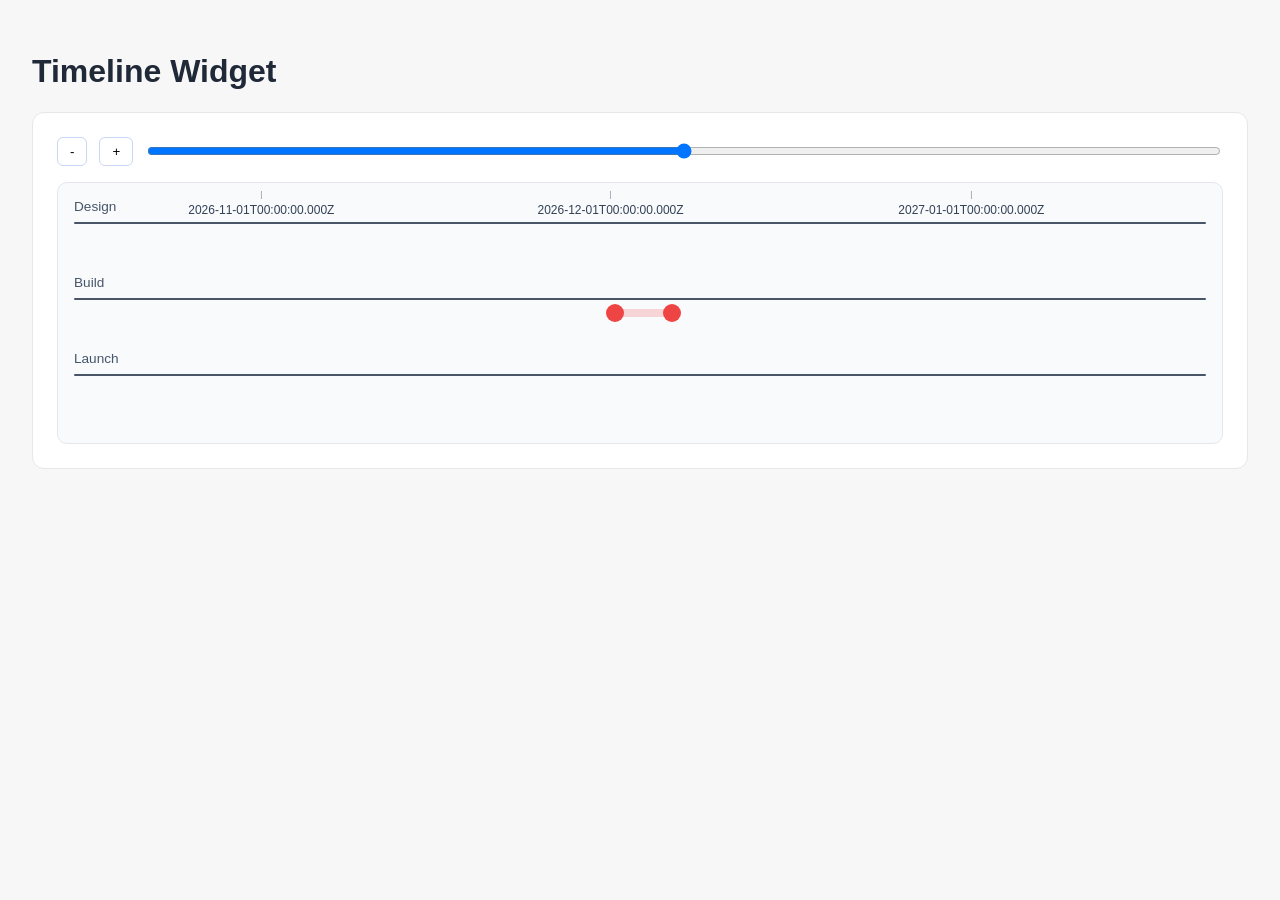
<file: index.html>
<!doctype html>
<html lang="en">
  <head>
    <meta charset="UTF-8" />
    <meta name="viewport" content="width=device-width, initial-scale=1.0" />
    <title>Timeline Widget Demo</title>
    <link rel="stylesheet" href="timeline.css" />
  </head>
  <body>
    <main class="demo">
      <h1>Timeline Widget</h1>
      <div id="timeline" class="timeline-host"></div>
    </main>

    <script type="module">
      import { TimelineWidget } from "./timeline.js";

      const timeline = new TimelineWidget(document.getElementById("timeline"), {
        orientation: "horizontal",
        enableAutoSplits: true,
        splitThresholdMs: 1000 * 60 * 60 * 24 * 14,
        tracks: [
          { id: "track-1", label: "Design" },
          { id: "track-2", label: "Build" },
          { id: "track-3", label: "Launch" }
        ],
        rangeSelection: true,
        defaultIcon: "●"
      });

      timeline.setEvents([
        {
          id: "evt-1",
          title: "Kickoff",
          time: new Date("2024-01-01").getTime(),
          trackId: "track-1"
        },
        {
          id: "evt-2",
          title: "Research Sprint",
          start: new Date("2024-01-02").getTime(),
          end: new Date("2024-01-12").getTime(),
          trackId: "track-1"
        },
        {
          id: "evt-3",
          title: "Prototype",
          time: new Date("2024-02-05").getTime(),
          trackId: "track-2",
          icon: "◆"
        },
        {
          id: "evt-4",
          title: "Beta",
          start: new Date("2024-02-10").getTime(),
          end: new Date("2024-03-01").getTime(),
          trackId: "track-2"
        },
        {
          id: "evt-5",
          title: "Launch",
          time: new Date("2024-04-10").getTime(),
          trackId: "track-3"
        }
      ]);

      timeline.on("select", (event) => {
        console.log("Selected", event);
      });

      timeline.on("zoom", (zoom) => {
        console.log("Zoom", zoom);
      });

      timeline.on("move", (centerTime) => {
        console.log("Center time", new Date(centerTime));
      });
    </script>
  </body>
</html>
</file>
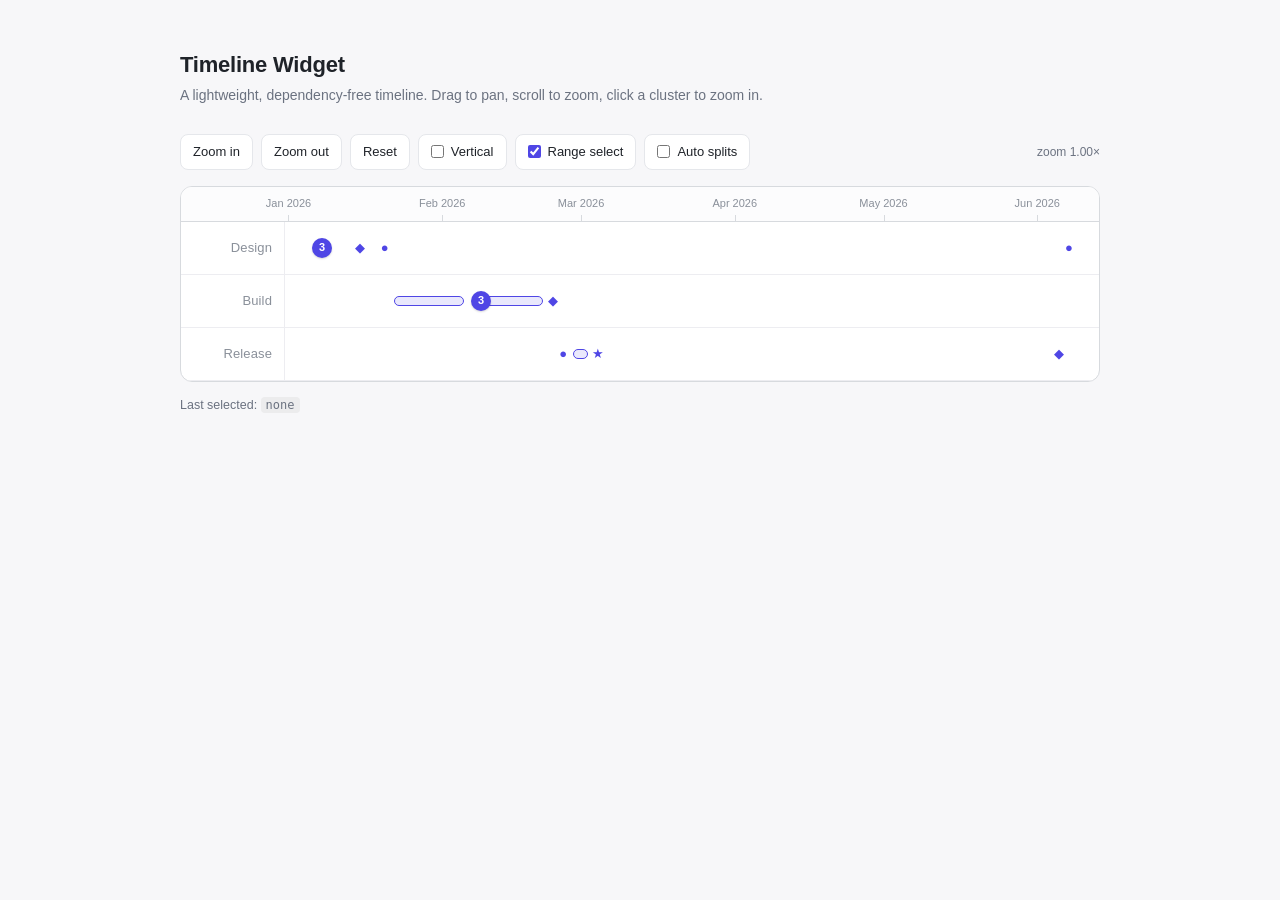
<file: v2/index.html>
<!DOCTYPE html>
<html lang="en">
<head>
  <meta charset="UTF-8" />
  <meta name="viewport" content="width=device-width, initial-scale=1.0" />
  <title>Timeline Widget v2 — Demo</title>
  <link rel="stylesheet" href="timeline.css" />
  <style>
    :root {
      --ink: #1f2329;
      --muted: #6b7280;
      --line: #e5e7eb;
      --accent: #4f46e5;
      --bg: #f7f7f9;
    }
    * { box-sizing: border-box; }
    body {
      margin: 0;
      padding: 48px 24px;
      background: var(--bg);
      color: var(--ink);
      font-family: -apple-system, BlinkMacSystemFont, "Segoe UI", Roboto, Helvetica, Arial, sans-serif;
      line-height: 1.5;
    }
    main { max-width: 920px; margin: 0 auto; }
    h1 { font-size: 22px; font-weight: 650; margin: 0 0 4px; letter-spacing: -0.01em; }
    p.lede { margin: 0 0 28px; color: var(--muted); font-size: 14px; }
    .toolbar {
      display: flex;
      flex-wrap: wrap;
      gap: 8px;
      align-items: center;
      margin-bottom: 16px;
    }
    button, .toggle {
      font: inherit;
      font-size: 13px;
      border: 1px solid var(--line);
      background: #fff;
      color: var(--ink);
      border-radius: 8px;
      padding: 7px 12px;
      cursor: pointer;
      transition: border-color 0.12s ease, background 0.12s ease;
    }
    button:hover, .toggle:hover { border-color: #c7cad0; }
    .toggle { display: inline-flex; align-items: center; gap: 7px; user-select: none; }
    .toggle input { accent-color: var(--accent); margin: 0; }
    .sep { flex: 1; }
    .readout {
      font-size: 12px;
      color: var(--muted);
      font-variant-numeric: tabular-nums;
    }
    #timeline { margin-top: 4px; }
    .hint { margin-top: 14px; font-size: 12.5px; color: var(--muted); }
    code { background: #ececed; padding: 1px 5px; border-radius: 4px; font-size: 12px; }
  </style>
</head>
<body>
  <main>
    <h1>Timeline Widget</h1>
    <p class="lede">A lightweight, dependency-free timeline. Drag to pan, scroll to zoom, click a cluster to zoom in.</p>

    <div class="toolbar">
      <button id="zoom-in">Zoom in</button>
      <button id="zoom-out">Zoom out</button>
      <button id="reset">Reset</button>
      <label class="toggle"><input type="checkbox" id="vertical" /> Vertical</label>
      <label class="toggle"><input type="checkbox" id="range" checked /> Range select</label>
      <label class="toggle"><input type="checkbox" id="splits" /> Auto splits</label>
      <span class="sep"></span>
      <span class="readout" id="readout"></span>
    </div>

    <div id="timeline"></div>

    <p class="hint">Last selected: <code id="selected">none</code></p>
  </main>

  <script type="module">
    import { TimelineWidget } from "./timeline.js";

    const DAY = 86400000;
    const base = new Date(2026, 0, 6, 9, 0, 0).getTime(); // Jan 6 2026

    const tracks = [
      { id: "design", label: "Design" },
      { id: "build", label: "Build" },
      { id: "release", label: "Release" },
    ];

    // A mix of point events (some tightly clustered) and ranges, plus a long
    // gap before the final cluster so "Auto splits" has something to do.
    const events = [
      { id: "d1", title: "Kickoff", time: base, trackId: "design", icon: "★" },
      { id: "d2", title: "Research", time: base + DAY * 2, trackId: "design" },
      { id: "d3", title: "Wireframes", time: base + DAY * 2 + 3600000 * 5, trackId: "design" },
      { id: "d4", title: "Design review", time: base + DAY * 9, trackId: "design", icon: "◆" },
      { id: "d5", title: "Spec ready", time: base + DAY * 14, trackId: "design" },

      { id: "b1", title: "Sprint 1", start: base + DAY * 16, end: base + DAY * 30, trackId: "build" },
      { id: "b2", title: "Sprint 2", start: base + DAY * 32, end: base + DAY * 46, trackId: "build" },
      { id: "b3", title: "Bugfix", time: base + DAY * 33, trackId: "build" },
      { id: "b4", title: "Bugfix", time: base + DAY * 33 + 3600000 * 8, trackId: "build" },
      { id: "b5", title: "Bugfix", time: base + DAY * 34, trackId: "build" },
      { id: "b6", title: "Code freeze", time: base + DAY * 48, trackId: "build", icon: "◆" },

      { id: "r1", title: "Beta", time: base + DAY * 50, trackId: "release" },
      { id: "r2", title: "RC build", start: base + DAY * 52, end: base + DAY * 55, trackId: "release" },
      { id: "r3", title: "Launch", time: base + DAY * 57, trackId: "release", icon: "★" },

      // Long gap, then a retrospective months later.
      { id: "x1", title: "Retro", time: base + DAY * 150, trackId: "release", icon: "◆" },
      { id: "x2", title: "v1.1 planning", time: base + DAY * 152, trackId: "design" },
    ];

    const readout = document.getElementById("readout");
    const selected = document.getElementById("selected");

    let timeline;

    function build() {
      if (timeline) timeline.destroy();
      timeline = new TimelineWidget(document.getElementById("timeline"), {
        orientation: document.getElementById("vertical").checked ? "vertical" : "horizontal",
        rangeSelection: document.getElementById("range").checked,
        enableAutoSplits: document.getElementById("splits").checked,
        tracks,
        defaultIcon: "●",
      });
      timeline.setEvents(events);
      timeline.on("zoom", (z) => updateReadout(z));
      timeline.on("select", (e) => { selected.textContent = e.title || e.id; });
      updateReadout(timeline.zoom);
    }

    function updateReadout(z) {
      readout.textContent = `zoom ${z.toFixed(2)}×`;
    }

    document.getElementById("zoom-in").onclick = () => timeline.setZoom(timeline.zoom * 1.4);
    document.getElementById("zoom-out").onclick = () => timeline.setZoom(timeline.zoom / 1.4);
    document.getElementById("reset").onclick = () => { timeline.setZoom(1); timeline.setEvents(events); };
    for (const id of ["vertical", "range", "splits"]) {
      document.getElementById(id).onchange = build;
    }

    build();
  </script>
</body>
</html>
</file>
<file: timeline.css>
:root {
  color-scheme: light dark;
  --timeline-bg: #f7f7f7;
  --timeline-line: #4a5568;
  --timeline-marker: #2563eb;
  --timeline-cluster: #7c3aed;
  --timeline-range: rgba(37, 99, 235, 0.2);
  --timeline-track-gap: 28px;
  --timeline-handle: #ef4444;
}

* {
  box-sizing: border-box;
}

body {
  margin: 0;
  font-family: "Segoe UI", sans-serif;
  background: var(--timeline-bg);
  color: #1f2937;
}

.demo {
  padding: 32px;
}

.timeline-host {
  border: 1px solid #e5e7eb;
  border-radius: 12px;
  background: #fff;
  padding: 24px;
  min-height: 320px;
}

.timeline-widget {
  display: grid;
  gap: 16px;
}

.timeline-controls {
  display: flex;
  align-items: center;
  gap: 12px;
  flex-wrap: wrap;
}

.timeline-controls button {
  border: 1px solid #cbd5f5;
  background: #fff;
  padding: 6px 12px;
  border-radius: 6px;
  cursor: pointer;
}

.timeline-controls input[type="range"] {
  flex: 1;
  min-width: 220px;
}

.timeline-viewport {
  position: relative;
  overflow: hidden;
  border: 1px solid #e5e7eb;
  border-radius: 10px;
  background: #f8fafc;
  padding: 16px;
}

.timeline-track {
  position: relative;
  min-height: 48px;
  margin-bottom: var(--timeline-track-gap);
}

.timeline-ticks {
  position: absolute;
  inset: 8px 16px auto 16px;
  height: 24px;
  pointer-events: none;
  color: #334155;
  font-size: 0.75rem;
}

.timeline-tick {
  position: absolute;
  top: 0;
  display: flex;
  flex-direction: column;
  align-items: center;
  gap: 4px;
  transform: translateX(-50%);
}

.timeline-tick::before {
  content: "";
  width: 1px;
  height: 8px;
  background: rgba(51, 65, 85, 0.4);
}

.timeline-tick-label {
  white-space: nowrap;
}

.timeline-track:last-child {
  margin-bottom: 0;
}

.timeline-track-label {
  font-size: 0.85rem;
  margin-bottom: 8px;
  color: #475569;
}

.timeline-line-segment {
  position: absolute;
  top: 50%;
  height: 2px;
  background: var(--timeline-line);
  transform: translateY(-50%);
  border-radius: 999px;
}

.timeline-marker,
.timeline-cluster {
  position: absolute;
  top: 50%;
  transform: translate(-50%, -50%);
  display: inline-flex;
  align-items: center;
  justify-content: center;
  min-width: 28px;
  height: 28px;
  padding: 0 6px;
  border-radius: 999px;
  border: 2px solid #fff;
  cursor: pointer;
  color: #fff;
  font-weight: 600;
  font-size: 0.85rem;
  box-shadow: 0 4px 12px rgba(15, 23, 42, 0.18);
  background: var(--timeline-marker);
}

.timeline-marker[data-type="range"] {
  background: #0ea5e9;
}

.timeline-cluster {
  background: var(--timeline-cluster);
}

.timeline-interval {
  position: absolute;
  top: 50%;
  height: 12px;
  transform: translateY(-50%);
  background: var(--timeline-range);
  border-radius: 999px;
}

.timeline-range-selection {
  position: absolute;
  inset: 12px 16px 12px 16px;
  pointer-events: none;
}

.timeline-range-bar {
  position: absolute;
  top: calc(50% - 4px);
  height: 8px;
  border-radius: 999px;
  background: rgba(239, 68, 68, 0.2);
}

.timeline-range-handle {
  position: absolute;
  top: 50%;
  width: 18px;
  height: 18px;
  border-radius: 50%;
  background: var(--timeline-handle);
  transform: translate(-50%, -50%);
  pointer-events: auto;
  cursor: grab;
}

.timeline-widget.vertical .timeline-track {
  margin-bottom: 0;
  margin-right: var(--timeline-track-gap);
  min-height: 220px;
}

.timeline-widget.vertical .timeline-ticks {
  inset: 16px auto 16px 8px;
  width: 80px;
  height: auto;
}

.timeline-widget.vertical .timeline-tick {
  left: 0;
  transform: translateY(-50%);
  flex-direction: row;
}

.timeline-widget.vertical .timeline-tick::before {
  width: 8px;
  height: 1px;
}

.timeline-widget.vertical .timeline-line-segment {
  width: 2px;
  height: 100%;
  left: 50%;
  top: 0;
  transform: translateX(-50%);
}

.timeline-widget.vertical .timeline-marker,
.timeline-widget.vertical .timeline-cluster {
  left: 50%;
  top: auto;
}

.timeline-widget.vertical .timeline-interval {
  left: 50%;
  width: 12px;
  transform: translateX(-50%);
}

.timeline-widget.vertical .timeline-range-selection {
  inset: 16px 12px 16px 12px;
}

.timeline-widget.vertical .timeline-range-bar {
  left: calc(50% - 4px);
  width: 8px;
  height: auto;
}

.timeline-widget.vertical .timeline-range-handle {
  left: 50%;
}
</file>
<file: v2/timeline.css>
/* Timeline Widget (v2) — clean, minimal styling. */

.tlw {
  --tlw-bg: #ffffff;
  --tlw-fg: #1f2329;
  --tlw-muted: #8a909a;
  --tlw-line: #ededf1;
  --tlw-line-strong: #d7dade;
  --tlw-accent: #4f46e5;
  --tlw-accent-soft: rgba(79, 70, 229, 0.12);
  --tlw-label: 104px;
  --tlw-label-h: 30px;
  --tlw-lane: 52px;

  box-sizing: border-box;
  position: relative;
  background: var(--tlw-bg);
  color: var(--tlw-fg);
  border: 1px solid var(--tlw-line-strong);
  border-radius: 12px;
  overflow: hidden;
  font-family: -apple-system, BlinkMacSystemFont, "Segoe UI", Roboto, Helvetica, Arial, sans-serif;
  font-size: 13px;
  -webkit-user-select: none;
  user-select: none;
}

.tlw *,
.tlw *::before,
.tlw *::after {
  box-sizing: border-box;
}

/* ---- shared pieces ---- */

.tlw__label {
  color: var(--tlw-muted);
  font-weight: 500;
  letter-spacing: 0.01em;
  white-space: nowrap;
  overflow: hidden;
  text-overflow: ellipsis;
}

.tlw__scale {
  position: relative;
}

.tlw__tick {
  position: absolute;
  color: var(--tlw-muted);
}

.tlw__tick::before {
  content: "";
  position: absolute;
  background: var(--tlw-line-strong);
}

.tlw__tick-label {
  position: absolute;
  white-space: nowrap;
  font-size: 11px;
  font-variant-numeric: tabular-nums;
  color: var(--tlw-muted);
}

.tlw__break {
  position: absolute;
  background:
    repeating-linear-gradient(
      var(--tlw-rot, 0deg),
      var(--tlw-line-strong) 0 3px,
      transparent 3px 6px
    );
}

.tlw__tracks {
  position: relative;
}

.tlw__lane {
  position: relative;
  cursor: grab;
}

.tlw__lane.is-grabbing {
  cursor: grabbing;
}

.tlw__marker {
  position: absolute;
  display: inline-flex;
  align-items: center;
  justify-content: center;
  margin: 0;
  padding: 0;
  border: none;
  background: none;
  font: inherit;
  line-height: 1;
  color: var(--tlw-accent);
  cursor: pointer;
}

.tlw__marker:not(.tlw__range):not(.tlw__cluster) {
  min-width: 16px;
  height: 16px;
  font-size: 13px;
  border-radius: 50%;
  transition: transform 0.12s ease, background 0.12s ease;
}

.tlw__marker:not(.tlw__range):not(.tlw__cluster):hover {
  transform: translate(-50%, -50%) scale(1.25);
  background: var(--tlw-accent-soft);
}

.tlw__cluster {
  min-width: 20px;
  height: 20px;
  padding: 0 6px;
  border-radius: 999px;
  background: var(--tlw-accent);
  color: #fff;
  font-size: 11px;
  font-weight: 600;
  font-variant-numeric: tabular-nums;
  box-shadow: 0 1px 2px rgba(31, 35, 41, 0.18);
  transition: transform 0.12s ease;
}

.tlw__cluster:hover {
  transform: translate(-50%, -50%) scale(1.12);
}

.tlw__range {
  border-radius: 6px;
  background: var(--tlw-accent-soft);
  border: 1px solid var(--tlw-accent);
  transition: filter 0.12s ease;
}

.tlw__range:hover {
  filter: brightness(0.96);
}

.tlw__selection {
  position: absolute;
  z-index: 2;
  pointer-events: none;
  background: var(--tlw-accent-soft);
  border-left: 1px dashed var(--tlw-accent);
  border-right: 1px dashed var(--tlw-accent);
}

.tlw__empty {
  position: absolute;
  inset: 0;
  display: flex;
  align-items: center;
  justify-content: center;
  color: var(--tlw-muted);
  font-style: italic;
}

.tlw__empty[hidden] {
  display: none;
}

/* ---- horizontal orientation ---- */

.tlw--horizontal .tlw__axis,
.tlw--horizontal .tlw__track {
  display: grid;
  grid-template-columns: var(--tlw-label) 1fr;
  align-items: stretch;
}

.tlw--horizontal .tlw__axis {
  border-bottom: 1px solid var(--tlw-line-strong);
  background: #fcfcfd;
}

.tlw--horizontal .tlw__scale {
  height: 34px;
}

.tlw--horizontal .tlw__label {
  display: flex;
  align-items: center;
  justify-content: flex-end;
  padding: 0 12px;
  border-right: 1px solid var(--tlw-line);
}

.tlw--horizontal .tlw__track {
  border-bottom: 1px solid var(--tlw-line);
}

.tlw--horizontal .tlw__track:last-child {
  border-bottom: none;
}

.tlw--horizontal .tlw__lane {
  height: var(--tlw-lane);
}

.tlw--horizontal .tlw__tick {
  top: 0;
  bottom: 0;
  width: 0;
}

.tlw--horizontal .tlw__tick::before {
  bottom: 0;
  left: 0;
  width: 1px;
  height: 6px;
}

.tlw--horizontal .tlw__tick-label {
  bottom: 9px;
  left: 0;
  transform: translateX(-50%);
}

.tlw--horizontal .tlw__break {
  top: 0;
  bottom: 0;
  width: 4px;
  transform: translateX(-50%);
  --tlw-rot: 180deg;
}

.tlw--horizontal .tlw__marker {
  top: 50%;
  transform: translate(-50%, -50%);
}

.tlw--horizontal .tlw__range {
  height: 10px;
  transform: translateY(-50%);
}

.tlw--horizontal .tlw__selection {
  left: var(--tlw-label);
  top: 0;
  bottom: 0;
}

/* ---- vertical orientation ---- */

.tlw--vertical {
  display: flex;
  flex-direction: row;
  height: 420px;
}

.tlw--vertical .tlw__axis {
  display: flex;
  flex-direction: column;
  width: 64px;
  flex: none;
  border-right: 1px solid var(--tlw-line-strong);
  background: #fcfcfd;
}

.tlw--vertical .tlw__axis-label {
  height: var(--tlw-label-h);
  flex: none;
}

.tlw--vertical .tlw__scale {
  flex: 1;
}

.tlw--vertical .tlw__tracks {
  display: flex;
  flex-direction: row;
  flex: 1;
}

.tlw--vertical .tlw__track {
  display: flex;
  flex-direction: column;
  border-right: 1px solid var(--tlw-line);
}

.tlw--vertical .tlw__track:last-child {
  border-right: none;
}

.tlw--vertical .tlw__label {
  height: var(--tlw-label-h);
  flex: none;
  display: flex;
  align-items: center;
  justify-content: center;
  padding: 0 8px;
  border-bottom: 1px solid var(--tlw-line);
}

.tlw--vertical .tlw__lane {
  flex: 1;
  width: 88px;
}

.tlw--vertical .tlw__tick {
  left: 0;
  right: 0;
  height: 0;
}

.tlw--vertical .tlw__tick::before {
  top: 0;
  right: 0;
  height: 1px;
  width: 6px;
}

.tlw--vertical .tlw__tick-label {
  top: 0;
  right: 9px;
  transform: translateY(-50%);
}

.tlw--vertical .tlw__break {
  left: 0;
  right: 0;
  height: 4px;
  transform: translateY(-50%);
  --tlw-rot: 90deg;
}

.tlw--vertical .tlw__marker {
  left: 50%;
  transform: translate(-50%, -50%);
}

.tlw--vertical .tlw__range {
  width: 10px;
  transform: translateX(-50%);
}

.tlw--vertical .tlw__selection {
  top: var(--tlw-label-h);
  left: 0;
  right: 0;
}
</file>
